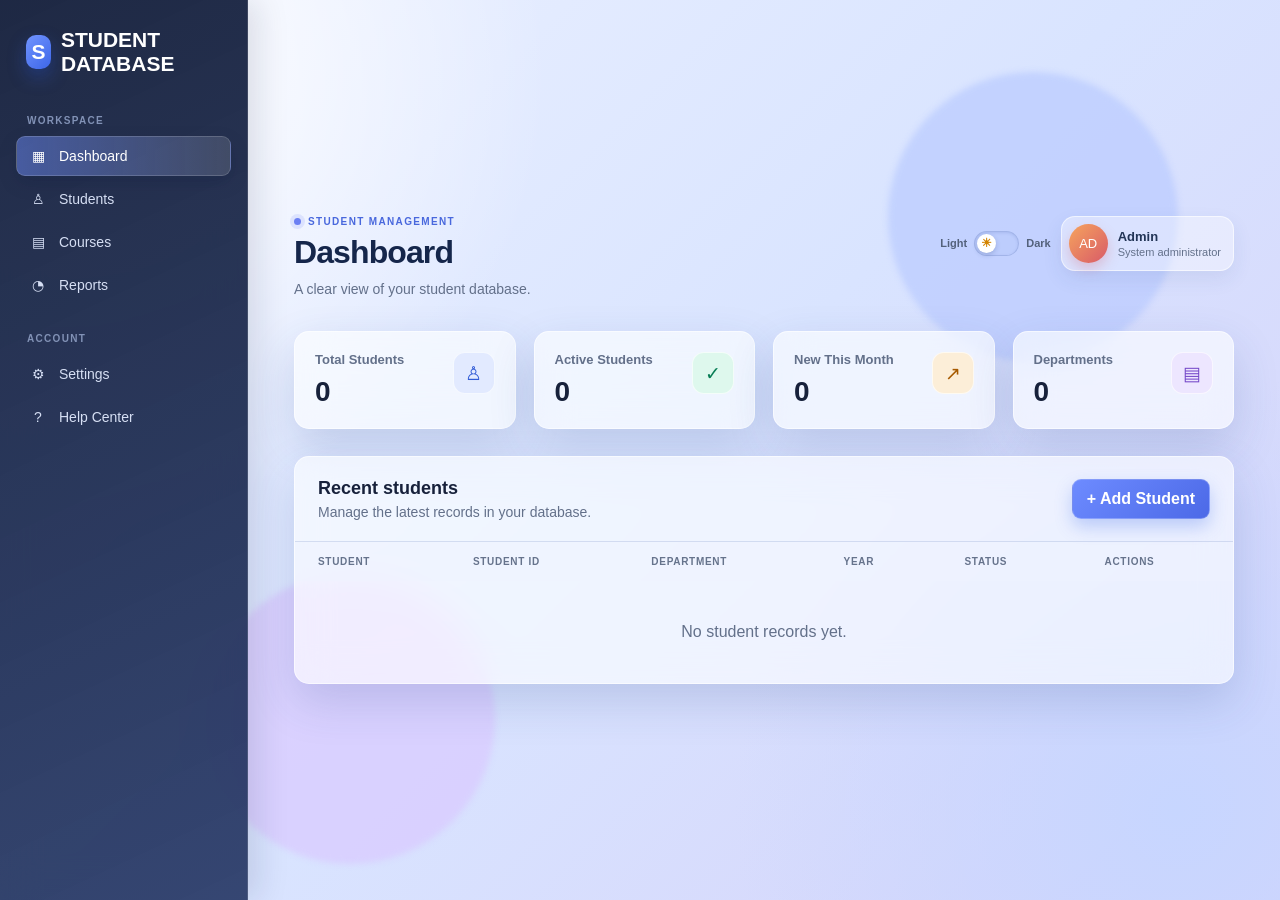
<file: index.html>
<!DOCTYPE html>
<html lang="en">
<head>
  <meta charset="UTF-8">
  <meta name="viewport" content="width=device-width, initial-scale=1.0">
  <title>Student Database</title>
  <link rel="stylesheet" href="student database_management.css">
</head>
<body>
  <div class="app">
    <aside class="sidebar">
      <a class="brand" href="#dashboard" data-view="dashboard"><span class="brand-mark">S</span><span>STUDENT DATABASE</span></a>
      <p class="nav-label">WORKSPACE</p>
      <nav aria-label="Main navigation">
        <button class="nav-link active" type="button" data-view="dashboard"><span>▦</span>Dashboard</button>
        <button class="nav-link" type="button" data-view="students"><span>♙</span>Students</button>
        <button class="nav-link" type="button" data-view="courses"><span>▤</span>Courses</button>
        <button class="nav-link" type="button" data-view="reports"><span>◔</span>Reports</button>
      </nav>
      <p class="nav-label account-label">ACCOUNT</p>
      <nav aria-label="Account navigation">
        <button class="nav-link" type="button" data-view="settings"><span>⚙</span>Settings</button>
        <button class="nav-link" type="button" data-view="help"><span>?</span>Help Center</button>
      </nav>
    </aside>
    <main>
      <header class="topbar"><div class="page-intro"><p class="eyebrow"><span class="eyebrow-dot"></span>STUDENT MANAGEMENT</p><h1 id="pageTitle">Dashboard</h1><p class="sub" id="pageSubtitle">A clear view of your student database.</p></div><div class="topbar-actions"><div class="admin-label">Signed in as <strong>Admin</strong></div><button class="theme-toggle" id="themeToggle" type="button" aria-label="Switch to dark mode" aria-pressed="false"><span class="theme-label">Light</span><span class="theme-track"><span class="theme-thumb">&#9728;</span></span><span class="theme-label">Dark</span></button><div class="user"><span class="avatar">AD</span><span><b>Admin</b><small>System administrator</small></span></div></div></header>

      <section class="view active" id="dashboardView">
        <section class="stats">
          <article class="card stat"><div><p>Total Students</p><strong id="totalStudents">0</strong></div><span class="stat-icon blue">♙</span></article>
          <article class="card stat"><div><p>Active Students</p><strong id="activeStudents">0</strong></div><span class="stat-icon green">✓</span></article>
          <article class="card stat"><div><p>New This Month</p><strong id="newStudents">0</strong></div><span class="stat-icon orange">↗</span></article>
          <article class="card stat"><div><p>Departments</p><strong id="departmentCount">0</strong></div><span class="stat-icon purple">▤</span></article>
        </section>
        <section class="content-card"><div class="table-head"><div><h2>Recent students</h2><p>Manage the latest records in your database.</p></div><button class="primary-button" type="button" data-open-form>+ Add Student</button></div><div class="table-wrap"><table><thead><tr><th>STUDENT</th><th>STUDENT ID</th><th>DEPARTMENT</th><th>YEAR</th><th>STATUS</th><th>ACTIONS</th></tr></thead><tbody id="recentRows"></tbody></table><div class="empty" id="recentEmpty">No student records yet.</div></div></section>
      </section>

      <section class="view" id="studentsView">
        <section class="content-card"><div class="table-head"><div><h2>All students</h2><p>Search, update, and organise student records.</p></div><div class="actions"><input id="search" type="search" aria-label="Search students" placeholder="Search name, ID, department..."><button class="primary-button" type="button" data-open-form>+ Add Student</button></div></div><div class="table-wrap"><table><thead><tr><th>STUDENT</th><th>STUDENT ID</th><th>DEPARTMENT</th><th>YEAR</th><th>STATUS</th><th>ACTIONS</th></tr></thead><tbody id="studentRows"></tbody></table><div class="empty" id="empty">No students match your search.</div></div></section>
      </section>

      <section class="view" id="coursesView"><section class="content-card info-panel"><span class="panel-icon">▤</span><h2>Courses</h2><p>Course management is ready for your catalogue. Add course data here when available.</p><button class="primary-button" type="button" data-message="Course creation will be available in the next update.">Create Course</button></section></section>
      <section class="view" id="reportsView"><section class="content-card report-panel"><h2>Student status report</h2><div class="report-grid"><div><span>Active students</span><strong id="reportActive">0</strong></div><div><span>Pending students</span><strong id="reportPending">0</strong></div><div><span>Departments</span><strong id="reportDepartments">0</strong></div></div><button class="primary-button" type="button" id="downloadReport">Download report</button></section></section>
      <section class="view" id="settingsView"><section class="content-card settings-panel"><h2>Settings</h2><label class="switch-row">Use compact table rows <input id="compactRows" type="checkbox"><span class="switch"></span></label><button class="danger-button" type="button" id="resetData">Reset demo data</button></section></section>
      <section class="view" id="helpView"><section class="content-card info-panel"><span class="panel-icon">?</span><h2>Help Center</h2><p>Use Students to add or edit records, then use Reports for a live overview.</p><button class="primary-button" type="button" data-view="students">Open Students</button></section></section>
    </main>
  </div>
  <div id="toast" class="toast" role="status" aria-live="polite"></div>
  <script src="student database_management.js"></script>
</body>
</html>
</file>
<file: student database_management.css>
:root { --navy:#101b38; --navy-2:#253d78; --blue:#5b7cfa; --blue-dark:#3f5fe2; --sky:rgba(218,226,255,.62); --ink:#17213b; --muted:#63708a; --line:rgba(255,255,255,.58); --surface:rgba(255,255,255,.62); --background:#dfe8ff; --green:#087d55; --orange:#a65a00; --purple:#7549c9; --glass-shadow:0 18px 45px rgba(47,73,137,.18); }
* { box-sizing:border-box; }
body { margin:0; min-width:320px; font-family:Inter,Segoe UI,Arial,sans-serif; color:var(--ink); background:radial-gradient(circle at 8% 8%,#fff 0,rgba(255,255,255,0) 31%),radial-gradient(circle at 92% 90%,#c7d6ff 0,rgba(199,214,255,0) 31%),linear-gradient(135deg,#edf2ff,#d9e4ff 52%,#d5d2fa); overflow-x:hidden; }
body::before,body::after { position:fixed; z-index:-1; width:290px; height:290px; border-radius:50%; filter:blur(3px); content:""; opacity:.63; animation:float-orb 12s ease-in-out infinite; } body::before { top:8%; right:8%; background:#b6c8ff; } body::after { bottom:4%; left:16%; background:#d9c6ff; animation-delay:-6s; }
button,input,select { font:inherit; } button { cursor:pointer; } .app { min-height:100vh; display:grid; grid-template-columns:248px minmax(0,1fr); }
.sidebar { position:sticky; top:0; height:100vh; padding:28px 16px; color:#d9e4ff; background:linear-gradient(155deg,rgba(16,27,56,.94),rgba(30,48,95,.88)); border-right:1px solid rgba(255,255,255,.14); box-shadow:10px 0 30px rgba(16,27,56,.12); backdrop-filter:blur(18px); -webkit-backdrop-filter:blur(18px); }
.brand { display:flex; align-items:center; gap:10px; padding:0 10px; color:#fff; font-size:21px; font-weight:800; text-decoration:none; } .brand-mark { display:grid; place-items:center; width:34px; height:34px; border-radius:10px; background:linear-gradient(135deg,#7194ff,#3d66e8); box-shadow:0 8px 18px rgba(40,87,215,.35); }
.nav-label { margin:39px 11px 10px; color:#8292b6; font-size:10px; font-weight:800; letter-spacing:1.3px; } .account-label { margin-top:28px; }
nav { display:grid; gap:3px; } .nav-link { display:flex; align-items:center; gap:12px; width:100%; border:1px solid transparent; border-radius:9px; padding:11px 12px; background:transparent; color:#d6dff4; text-align:left; font-size:14px; transition:background .2s ease,color .2s ease,transform .2s ease,border-color .2s ease; } .nav-link span { width:18px; text-align:center; } .nav-link:hover { color:#fff; background:rgba(255,255,255,.12); border-color:rgba(255,255,255,.14); transform:translateX(3px); } .nav-link.active { color:#fff; background:linear-gradient(90deg,rgba(112,143,255,.47),rgba(255,255,255,.13)); border-color:rgba(255,255,255,.16); box-shadow:0 7px 18px rgba(2,16,55,.18); }
main { width:min(1500px,100%); margin:auto; padding:38px 46px; } .topbar { display:flex; justify-content:space-between; align-items:flex-start; gap:20px; margin-bottom:31px; } .topbar-actions { display:flex; align-items:center; justify-content:flex-end; gap:10px; }.admin-label { display:none; color:var(--muted); font-size:11px; white-space:nowrap; }.admin-label strong { color:#304568; }.eyebrow { display:flex; align-items:center; gap:7px; margin:0 0 7px; color:#4968dd; font-size:10px; font-weight:850; letter-spacing:1.35px; } .eyebrow-dot { width:7px; height:7px; border-radius:50%; background:#6b7ff3; box-shadow:0 0 0 4px rgba(107,127,243,.15); } h1 { margin:0 0 8px; color:#15264b; font-size:32px; letter-spacing:-.9px; } h2 { margin:0; font-size:18px; } .sub,.table-head p { margin:5px 0 0; color:var(--muted); font-size:14px; }.page-intro .sub { max-width:600px; line-height:1.55; }.theme-toggle { display:flex; align-items:center; gap:7px; border:0; padding:5px 0; color:#53617b; background:transparent; font-size:11px; font-weight:800; }.theme-track { position:relative; display:block; width:45px; height:25px; border:1px solid rgba(125,145,204,.42); border-radius:99px; background:#bdcdfd; box-shadow:inset 0 1px 3px rgba(51,80,160,.15); transition:background .25s ease; }.theme-thumb { position:absolute; top:2px; left:2px; display:grid; place-items:center; width:19px; height:19px; border-radius:50%; color:#d28300; background:#fff; box-shadow:0 2px 5px rgba(29,51,110,.22); font-size:12px; transition:transform .25s ease,background .25s ease; }.theme-toggle[aria-pressed="true"] .theme-track { background:#273c75; }.theme-toggle[aria-pressed="true"] .theme-thumb { color:#f1f5ff; background:#596fd1; transform:translateX(19px); }.theme-toggle:hover .theme-track { box-shadow:0 0 0 4px rgba(91,124,250,.14); }.user { display:flex; align-items:center; gap:10px; padding:7px 12px 7px 7px; border:1px solid rgba(255,255,255,.6); border-radius:14px; background:rgba(255,255,255,.38); box-shadow:0 8px 20px rgba(47,73,137,.09); font-size:13px; }.user b,.user small { display:block; }.user b { color:#223456; }.user small { margin-top:2px; color:var(--muted); font-size:11px; font-weight:500; }.avatar { display:grid; place-items:center; width:39px; height:39px; color:#fff; border-radius:50%; background:linear-gradient(135deg,#f6a45d,#d85a68); box-shadow:0 6px 13px rgba(216,90,104,.28); }
.view { display:none; animation:fade-up .45s ease both; }.view.active { display:block; }.stats { display:grid; grid-template-columns:repeat(4,1fr); gap:18px; margin-bottom:27px; }.card,.content-card { border:1px solid var(--line); border-radius:15px; background:var(--surface); box-shadow:var(--glass-shadow); backdrop-filter:blur(18px) saturate(140%); -webkit-backdrop-filter:blur(18px) saturate(140%); }.stat { display:flex; justify-content:space-between; padding:20px; transition:transform .25s ease,box-shadow .25s ease,background .25s ease; }.stat:hover { background:rgba(255,255,255,.78); box-shadow:0 22px 38px rgba(47,73,137,.2); transform:translateY(-5px); }.stat p { margin:0; color:var(--muted); font-size:13px; font-weight:600; }.stat strong { display:block; margin-top:9px; font-size:28px; }.stat-icon { display:grid; place-items:center; width:42px; height:42px; border:1px solid rgba(255,255,255,.65); border-radius:12px; font-size:19px; }.blue { color:#315bd6; background:rgba(222,231,255,.77); }.green { color:var(--green); background:rgba(217,249,232,.78); }.orange { color:var(--orange); background:rgba(255,237,207,.8); }.purple { color:var(--purple); background:rgba(237,227,255,.8); }
.content-card { overflow:hidden; }.table-head { display:flex; justify-content:space-between; align-items:center; gap:20px; padding:21px 23px; border-bottom:1px solid rgba(183,197,229,.53); }.actions { display:flex; gap:10px; }input,select { width:100%; min-width:220px; border:1px solid rgba(174,190,227,.85); border-radius:9px; padding:10px 12px; color:var(--ink); background:rgba(255,255,255,.76); outline:none; transition:border .2s,box-shadow .2s,background .2s; }input:focus,select:focus { border-color:#6d8efa; background:#fff; box-shadow:0 0 0 3px rgba(91,124,250,.16); }.primary-button,.danger-button { border:1px solid rgba(255,255,255,.22); border-radius:9px; padding:10px 14px; color:#fff; background:linear-gradient(135deg,#6d8bff,#4c69e7); font-weight:750; white-space:nowrap; box-shadow:0 8px 17px rgba(53,99,233,.27); transition:transform .2s,background .2s,box-shadow .2s; }.primary-button:hover { background:linear-gradient(135deg,#5c7af6,#3e5bd7); transform:translateY(-2px); box-shadow:0 12px 23px rgba(53,99,233,.34); }.danger-button { background:linear-gradient(135deg,#d6555e,#b93842); }.danger-button:hover { background:linear-gradient(135deg,#c84952,#a82d37); }
.table-wrap { overflow-x:auto; }.table-wrap table { width:100%; min-width:760px; border-collapse:collapse; } th { padding:14px 23px; color:#66738c; background:rgba(238,243,255,.47); text-align:left; font-size:10px; letter-spacing:.7px; }td { padding:15px 23px; border-top:1px solid rgba(200,211,236,.48); font-size:14px; }tbody tr { transition:background .18s ease,transform .18s ease; }tbody tr:hover { background:rgba(255,255,255,.46); }.student { display:flex; align-items:center; gap:10px; font-weight:700; }.initial { display:grid; place-items:center; width:34px; height:34px; border:1px solid rgba(255,255,255,.7); border-radius:50%; color:#3455ae; background:rgba(218,229,255,.85); font-size:12px; }.badge { display:inline-block; border-radius:20px; padding:5px 9px; font-size:12px; font-weight:800; }.active-badge { color:#087b4f; background:rgba(215,248,230,.87); }.pending { color:#a15b03; background:rgba(255,237,203,.9); }.table-actions { display:flex; gap:7px; }.icon-button { border:1px solid rgba(191,204,233,.72); border-radius:7px; padding:6px 9px; color:#465875; background:rgba(255,255,255,.55); font-size:12px; }.icon-button:hover { color:var(--blue); border-color:#9db3fb; background:#f4f7ff; }.icon-button.delete:hover { color:#b42318; border-color:#fecaca; background:#fff4f4; }.empty { display:none; padding:42px; color:var(--muted); text-align:center; }.empty:not([hidden]) { display:block; }
.info-panel,.settings-panel,.report-panel { padding:42px; }.info-panel { display:grid; justify-items:start; gap:14px; }.info-panel p { max-width:470px; margin:0; color:var(--muted); line-height:1.6; }.panel-icon { display:grid; place-items:center; width:46px; height:46px; color:var(--blue); border-radius:14px; background:var(--sky); font-size:22px; }.report-grid { display:grid; grid-template-columns:repeat(3,1fr); gap:14px; margin:23px 0; }.report-grid div { padding:19px; border-radius:12px; background:#f7f9fe; }.report-grid span { display:block; color:var(--muted); font-size:13px; }.report-grid strong { display:block; margin-top:7px; font-size:25px; }.settings-panel { display:grid; align-items:center; justify-items:start; gap:22px; }.switch-row { display:flex; align-items:center; gap:10px; font-weight:650; }.switch-row input { position:absolute; opacity:0; }.switch { width:42px; height:24px; border-radius:20px; background:#cbd5e1; transition:background .2s; }.switch::after { display:block; width:18px; height:18px; margin:3px; border-radius:50%; background:#fff; content:""; transition:transform .2s; }.switch-row input:checked + .switch { background:var(--blue); }.switch-row input:checked + .switch::after { transform:translateX(18px); }.compact td { padding-top:8px; padding-bottom:8px; }
dialog { border:1px solid rgba(255,255,255,.72); border-radius:16px; padding:0; background:rgba(248,251,255,.85); box-shadow:0 25px 70px rgba(15,31,58,.3); backdrop-filter:blur(20px); -webkit-backdrop-filter:blur(20px); }dialog::backdrop { background:rgba(15,29,54,.45); backdrop-filter:blur(5px); }.student-dialog { width:min(500px,calc(100% - 30px)); animation:modal-in .26s ease both; }.student-form { display:grid; gap:15px; padding:25px; }.form-heading { display:flex; align-items:center; justify-content:space-between; }.form-heading p { margin:5px 0 0; color:var(--muted); font-size:13px; }.close-button { border:0; color:var(--muted); background:transparent; font-size:26px; line-height:1; }.student-form label { display:grid; gap:7px; font-size:13px; font-weight:700; }.form-actions { display:flex; justify-content:flex-end; gap:10px; margin-top:6px; }.secondary-button { border:1px solid rgba(184,199,231,.8); border-radius:9px; padding:10px 14px; color:var(--ink); background:rgba(255,255,255,.6); font-weight:700; }.toast { position:fixed; right:22px; bottom:22px; z-index:5; max-width:310px; padding:13px 16px; color:#fff; border:1px solid rgba(255,255,255,.15); border-radius:10px; background:rgba(23,49,91,.88); box-shadow:0 12px 30px rgba(18,34,63,.25); backdrop-filter:blur(14px); opacity:0; pointer-events:none; transform:translateY(15px); transition:.25s ease; }.toast.show { opacity:1; transform:translateY(0); }
@keyframes fade-up { from { opacity:0; transform:translateY(12px); } to { opacity:1; transform:none; } }@keyframes float-orb { 0%,100% { transform:translate3d(0,0,0) scale(1); } 50% { transform:translate3d(18px,-22px,0) scale(1.08); } }@keyframes modal-in { from { opacity:0; transform:translateY(12px) scale(.97); } to { opacity:1; transform:none; } }@media (prefers-reduced-motion:reduce) { *,*::before,*::after { animation-duration:.01ms!important; transition-duration:.01ms!important; } }
@media (max-width:1000px) { .app { grid-template-columns:210px minmax(0,1fr); }main { padding:30px; }.stats { grid-template-columns:repeat(2,1fr); } }
@media (max-width:700px) { .app { display:block; }.sidebar { position:static; height:auto; padding:14px 16px; }.brand { padding:0; }.nav-label { display:none; }nav { display:flex; margin-top:12px; overflow-x:auto; }.nav-link { flex:0 0 auto; }.account-label + nav { display:none; }main { padding:24px 16px; }.table-head { align-items:flex-start; flex-direction:column; }.actions { width:100%; }.actions input { min-width:0; }.report-grid { grid-template-columns:1fr; } }
@media (max-width:460px) { h1 { font-size:25px; }.user span:last-child { display:none; }.stats { grid-template-columns:1fr; gap:12px; }.table-head,.info-panel,.settings-panel,.report-panel { padding:18px; }.actions { flex-direction:column; }.primary-button { width:100%; }.form-actions .primary-button,.form-actions .secondary-button { width:auto; } }

body.dark-theme { --ink:#ecf2ff; --muted:#aab7d2; --line:rgba(161,181,235,.19); --surface:rgba(24,38,76,.65); --background:#09142e; background:radial-gradient(circle at 10% 8%,#203d79 0,transparent 32%),radial-gradient(circle at 92% 90%,#342260 0,transparent 28%),linear-gradient(135deg,#09142e,#111f42 52%,#19173c); } body.dark-theme::before { background:#294f9b; opacity:.33; } body.dark-theme::after { background:#6a45a4; opacity:.28; } body.dark-theme h1 { color:#f1f5ff; } body.dark-theme .card,body.dark-theme .content-card { background:rgba(23,37,74,.64); border-color:rgba(172,192,244,.17); box-shadow:0 18px 45px rgba(0,0,0,.25); } body.dark-theme .table-head { border-color:rgba(172,192,244,.17); } body.dark-theme th { color:#b4c0d8; background:rgba(12,24,54,.32); } body.dark-theme td { border-color:rgba(172,192,244,.12); } body.dark-theme tbody tr:hover { background:rgba(115,143,233,.12); } body.dark-theme input,body.dark-theme select { color:#eff4ff; border-color:rgba(172,192,244,.3); background:rgba(10,22,53,.5); } body.dark-theme select option { color:#17213b; } body.dark-theme .user { color:#e7edff; border-color:rgba(172,192,244,.22); background:rgba(35,54,104,.55); } body.dark-theme .user b,body.dark-theme .admin-label strong { color:#f0f4ff; } body.dark-theme .admin-label { color:#b5c1db; } body.dark-theme .theme-label { color:#dbe5ff; } body.dark-theme .secondary-button,body.dark-theme .icon-button { color:#dce6ff; border-color:rgba(172,192,244,.25); background:rgba(29,46,91,.52); } body.dark-theme dialog { color:var(--ink); background:rgba(25,40,79,.92); }
</file>
